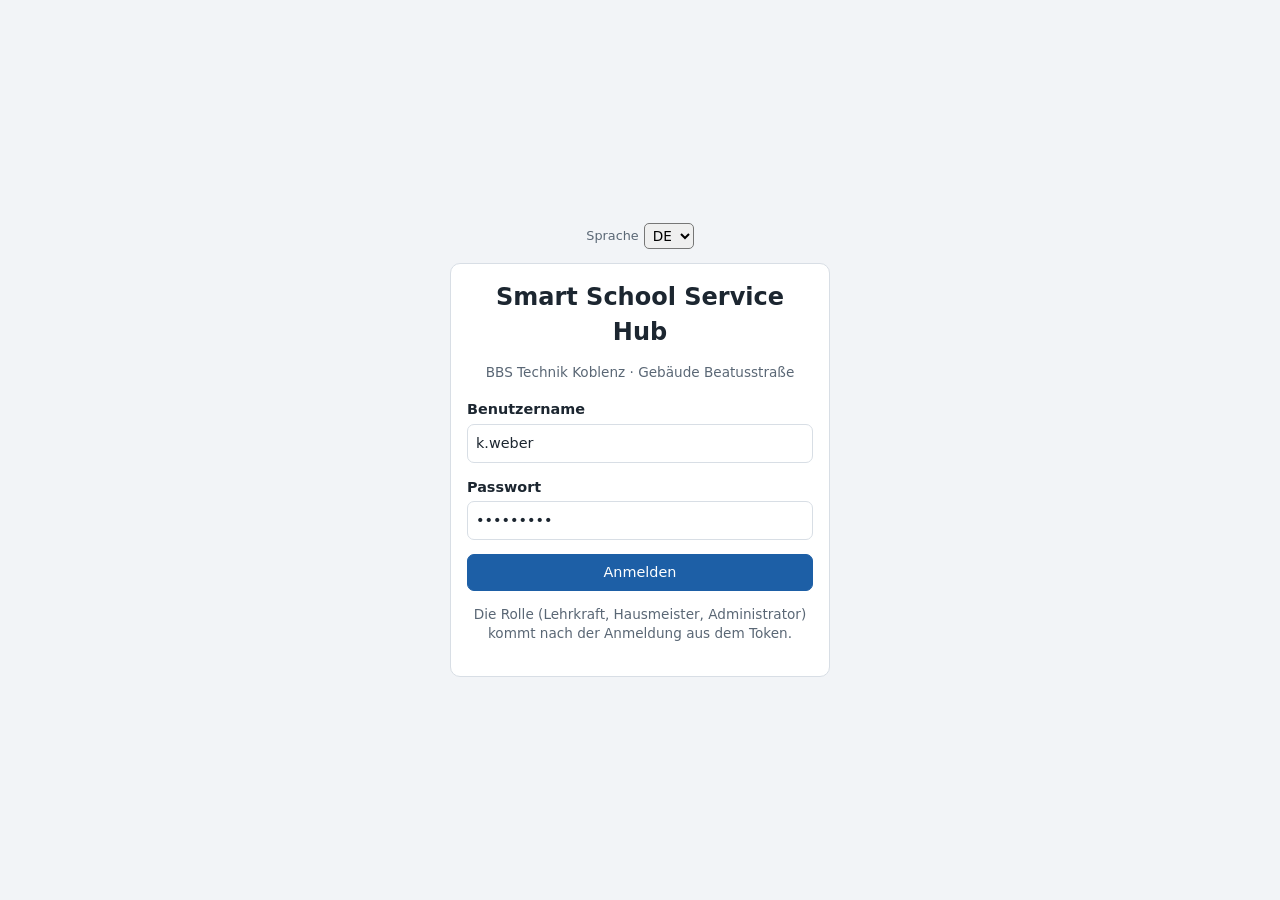
<file: Meilenstein2/Mockups/index.html>
<!DOCTYPE html>
<html lang="de">
<head>
  <meta charset="utf-8">
  <meta name="viewport" content="width=device-width, initial-scale=1">
  <title>Anmeldung – Smart School Service Hub</title>
  <link rel="stylesheet" href="style.css">
  <script src="script.js"></script>
</head>
<body class="login-seite">
  <div class="login">
    <div class="umschalter">
      <label><span data-de="Sprache" data-en="Language">Sprache</span>
        <select id="sprache">
          <option value="de">DE</option>
          <option value="en">EN</option>
        </select>
      </label>
    </div>
    <div class="karte">
      <h1>Smart School Service Hub</h1>
      <p class="hinweis">BBS Technik Koblenz · Gebäude Beatusstraße</p>
      <form class="formular" action="dashboard.html">
        <label><span data-de="Benutzername" data-en="Username">Benutzername</span>
          <input type="text" name="benutzer" value="k.weber">
        </label>
        <label><span data-de="Passwort" data-en="Password">Passwort</span>
          <input type="password" name="passwort" value="geheim123">
        </label>
        <p class="fehler">Benutzername oder Passwort falsch.</p>
        <button class="btn" type="submit" data-de="Anmelden" data-en="Sign in">Anmelden</button>
      </form>
      <p class="hinweis">Die Rolle (Lehrkraft, Hausmeister, Administrator) kommt nach der Anmeldung aus dem Token.</p>
    </div>
  </div>
</body>
</html>
</file>
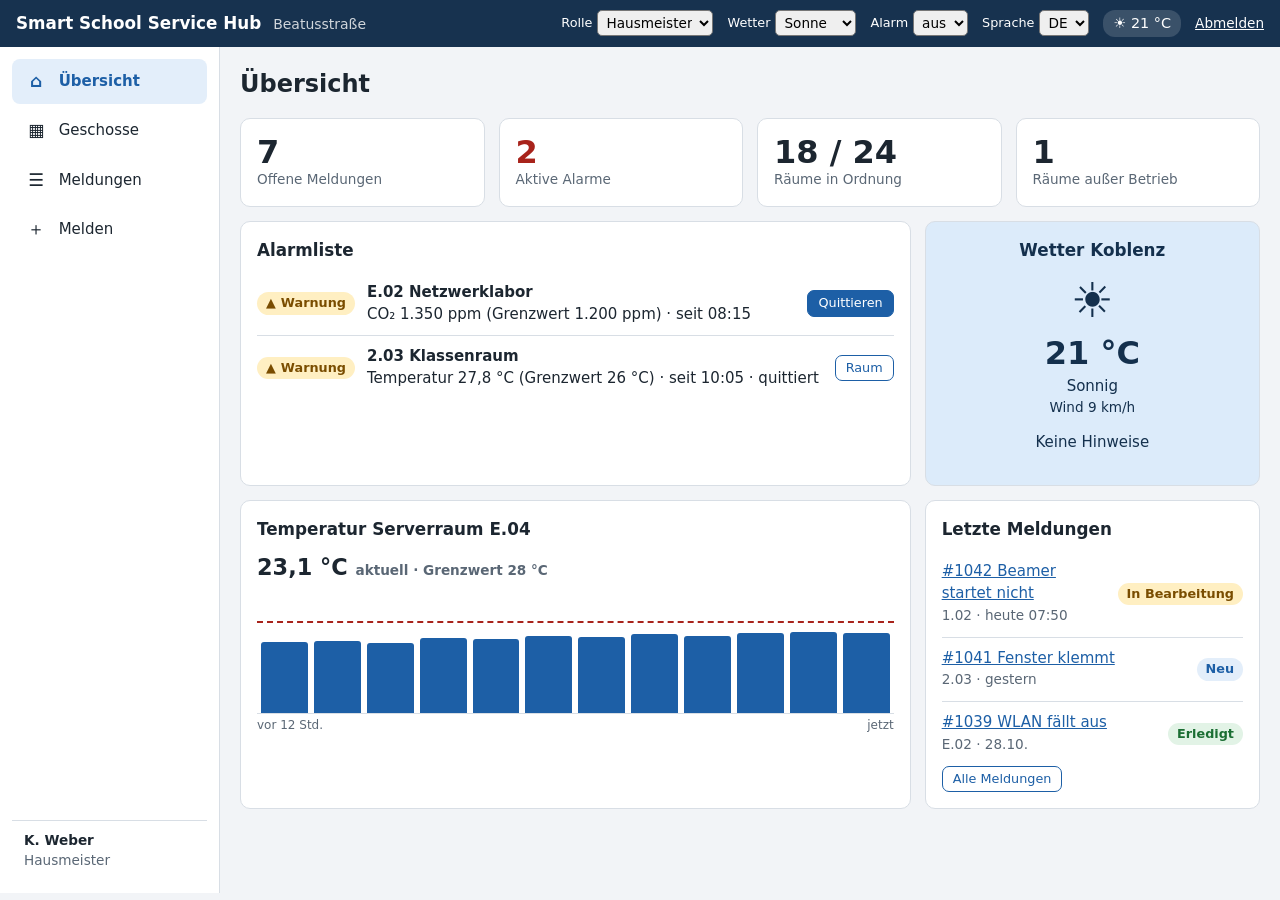
<file: Meilenstein2/Mockups/dashboard.html>
<!DOCTYPE html>
<html lang="de">
<head>
  <meta charset="utf-8">
  <meta name="viewport" content="width=device-width, initial-scale=1">
  <title>Dashboard – Smart School Service Hub</title>
  <link rel="stylesheet" href="style.css">
  <script src="script.js"></script>
</head>
<body>
<header class="kopf">
  <div class="marke">Smart School Service Hub <small>Beatusstraße</small></div>
  <div class="umschalter">
    <label><span data-de="Rolle" data-en="Role">Rolle</span>
      <select id="rolle">
        <option value="lehrkraft" data-de="Lehrkraft" data-en="Teacher">Lehrkraft</option>
        <option value="hausmeister" data-de="Hausmeister" data-en="Caretaker">Hausmeister</option>
        <option value="admin" data-de="Admin" data-en="Admin">Admin</option>
      </select>
    </label>
    <label><span data-de="Wetter" data-en="Weather">Wetter</span>
      <select id="wetter">
        <option value="sonne" data-de="Sonne" data-en="Sunny">Sonne</option>
        <option value="regen" data-de="Regen" data-en="Rain">Regen</option>
        <option value="sturm" data-de="Sturm" data-en="Storm">Sturm</option>
        <option value="schnee" data-de="Schnee" data-en="Snow">Schnee</option>
      </select>
    </label>
    <label><span data-de="Alarm" data-en="Alarm">Alarm</span>
      <select id="alarm">
        <option value="aus" data-de="aus" data-en="off">aus</option>
        <option value="an" data-de="an" data-en="on">an</option>
      </select>
    </label>
    <label><span data-de="Sprache" data-en="Language">Sprache</span>
      <select id="sprache">
        <option value="de">DE</option>
        <option value="en">EN</option>
      </select>
    </label>
    <span class="wetter-chip" id="wetter-chip"></span>
    <a class="abmelden" href="index.html" data-de="Abmelden" data-en="Sign out">Abmelden</a>
  </div>
</header>

<!-- Alarm-Banner -->
<div class="alarm-banner">
  <span>✕ ALARM E.04 Serverraum: Temperatur 34,2 °C (Grenzwert 28 °C) seit 09:42</span>
  <button class="btn klein nur-hm" type="button">Quittieren</button>
  <a href="geschoss.html">Zum Raum</a>
</div>
<div class="rahmen">
  <nav class="nav">
    <a href="dashboard.html" class="aktiv"><span class="ico">⌂</span><span class="lbl" data-de="Übersicht" data-en="Overview">Übersicht</span></a>
    <a href="geschoss.html"><span class="ico">▦</span><span class="lbl" data-de="Geschosse" data-en="Floors">Geschosse</span></a>
    <a href="meldungen.html"><span class="ico">☰</span><span class="lbl" data-de="Meldungen" data-en="Tickets">Meldungen</span></a>
    <a href="meldung_neu.html"><span class="ico">＋</span><span class="lbl" data-de="Melden" data-en="Report">Melden</span></a>
    <a class="nur-admin" href="verwaltung.html"><span class="ico">⚙</span><span class="lbl" data-de="Verwaltung" data-en="Admin">Verwaltung</span></a>
    <div class="nutzer"><b id="nutzer-name">K. Weber</b><span id="nutzer-rolle">Hausmeister</span></div>
  </nav>
  <main class="inhalt">
    <h1>Übersicht</h1>

    <!-- Kennzahlen -->
    <section class="kennzahlen">
      <div class="karte kpi"><div class="zahl">7</div><div class="titel">Offene Meldungen</div></div>
      <div class="karte kpi rot"><div class="zahl"><span class="ohne-alarm">2</span><span class="mit-alarm">3</span></div><div class="titel">Aktive Alarme</div></div>
      <div class="karte kpi"><div class="zahl"><span class="ohne-alarm">18</span><span class="mit-alarm">17</span> / 24</div><div class="titel">Räume in Ordnung</div></div>
      <div class="karte kpi"><div class="zahl">1</div><div class="titel">Räume außer Betrieb</div></div>
    </section>

    <div class="dash">
      <!-- Alarmliste -->
      <section class="karte">
        <h2>Alarmliste</h2>
        <ul class="liste">
          <li class="nur-alarm">
            <span class="badge st-alarm"><span>✕</span> Alarm</span>
            <span class="rest"><b>E.04 Serverraum</b><br>Temperatur 34,2 °C (Grenzwert 28 °C) · seit 09:42</span>
            <button class="btn klein nur-hm" type="button">Quittieren</button>
          </li>
          <li>
            <span class="badge st-warnung"><span>▲</span> Warnung</span>
            <span class="rest"><b>E.02 Netzwerklabor</b><br>CO₂ 1.350 ppm (Grenzwert 1.200 ppm) · seit 08:15</span>
            <button class="btn klein nur-hm" type="button">Quittieren</button>
          </li>
          <li>
            <span class="badge st-warnung"><span>▲</span> Warnung</span>
            <span class="rest"><b>2.03 Klassenraum</b><br>Temperatur 27,8 °C (Grenzwert 26 °C) · seit 10:05 · quittiert</span>
            <a class="btn klein hell" href="geschoss.html">Raum</a>
          </li>
        </ul>
      </section>

      <!-- Wetter-Kachel -->
      <section class="karte wetter">
        <h2>Wetter Koblenz</h2>
        <div class="wetter-icon" id="wetter-icon">☀</div>
        <div class="wetter-temp" id="wetter-temp">21 °C</div>
        <div id="wetter-text">Sonnig</div>
        <div class="hinweis" id="wetter-wind">Wind 9 km/h</div>
        <p class="wetter-hinweis" id="wetter-hinweis">Keine Hinweise</p>
      </section>

      <!-- Messwert-Anzeige -->
      <section class="karte">
        <h2>Temperatur Serverraum E.04</h2>
        <div class="wert-gross"><span class="ohne-alarm">23,1 °C</span><span class="mit-alarm">34,2 °C</span> <span class="hinweis">aktuell · Grenzwert 28 °C</span></div>
        <div class="balken">
          <span class="grenze"></span>
          <span class="b" style="--h:55%"></span>
          <span class="b" style="--h:56%"></span>
          <span class="b" style="--h:54%"></span>
          <span class="b" style="--h:58%"></span>
          <span class="b" style="--h:57%"></span>
          <span class="b" style="--h:60%"></span>
          <span class="b" style="--h:59%"></span>
          <span class="b" style="--h:61%"></span>
          <span class="b" style="--h:60%"></span>
          <span class="b" style="--h:62%"></span>
          <span class="b spitze" style="--h:63%; --h2:86%"></span>
          <span class="b spitze" style="--h:62%; --h2:95%"></span>
        </div>
        <div class="achse"><span>vor 12 Std.</span><span>jetzt</span></div>
      </section>

      <!-- letzte Meldungen -->
      <section class="karte">
        <h2>Letzte Meldungen</h2>
        <ul class="liste">
          <li><span class="rest"><a href="meldung_detail.html">#1042 Beamer startet nicht</a><br><span class="hinweis">1.02 · heute 07:50</span></span><span class="badge m-bearb">In Bearbeitung</span></li>
          <li><span class="rest"><a href="meldung_detail.html">#1041 Fenster klemmt</a><br><span class="hinweis">2.03 · gestern</span></span><span class="badge m-neu">Neu</span></li>
          <li><span class="rest"><a href="meldung_detail.html">#1039 WLAN fällt aus</a><br><span class="hinweis">E.02 · 28.10.</span></span><span class="badge m-erledigt">Erledigt</span></li>
        </ul>
        <a class="btn hell klein" href="meldungen.html">Alle Meldungen</a>
      </section>
    </div>
  </main>
</div>
</body>
</html>
</file>
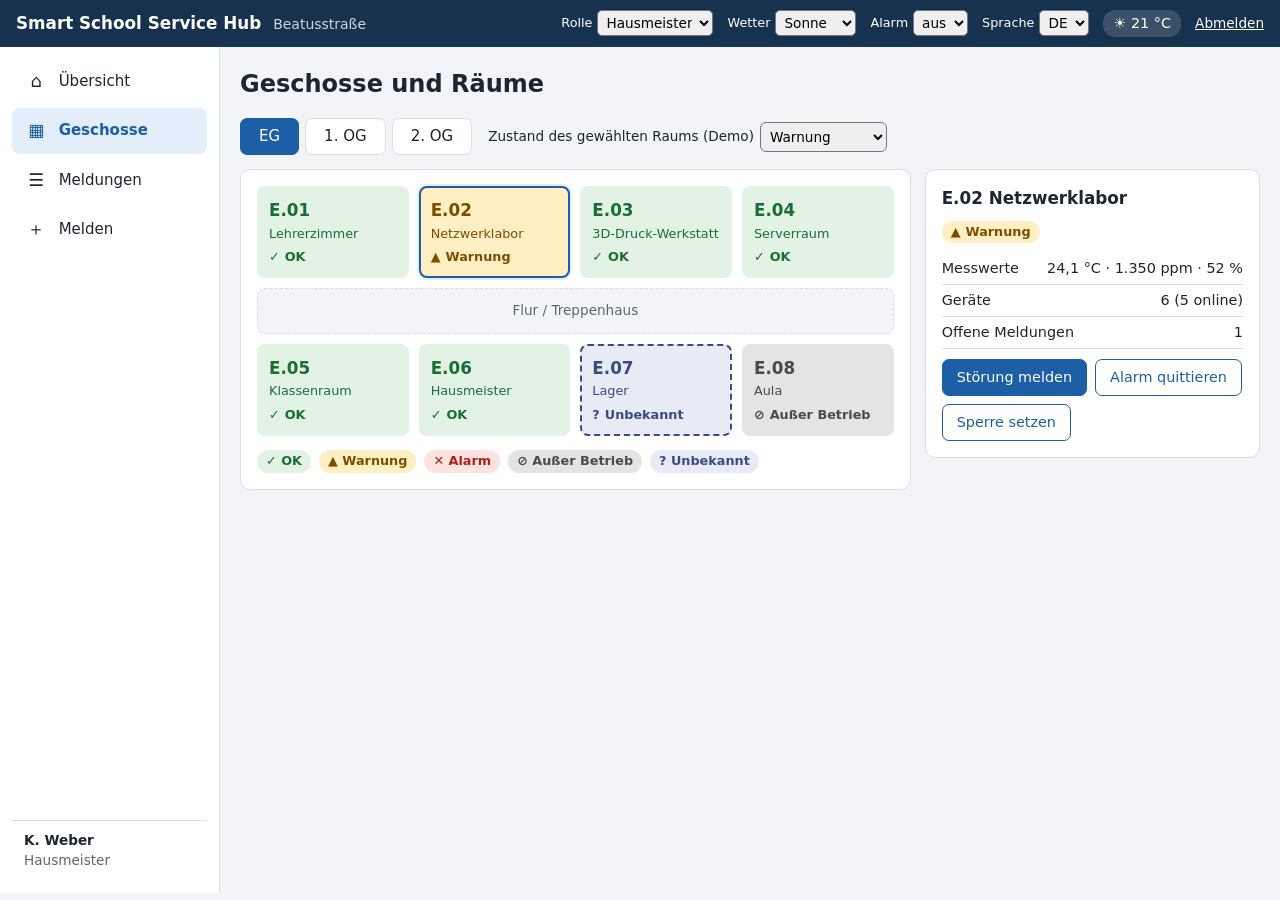
<file: Meilenstein2/Mockups/geschoss.html>
<!DOCTYPE html>
<html lang="de">
<head>
  <meta charset="utf-8">
  <meta name="viewport" content="width=device-width, initial-scale=1">
  <title>Geschosse – Smart School Service Hub</title>
  <link rel="stylesheet" href="style.css">
  <script src="script.js"></script>
</head>
<body>
<header class="kopf">
  <div class="marke">Smart School Service Hub <small>Beatusstraße</small></div>
  <div class="umschalter">
    <label><span data-de="Rolle" data-en="Role">Rolle</span>
      <select id="rolle">
        <option value="lehrkraft" data-de="Lehrkraft" data-en="Teacher">Lehrkraft</option>
        <option value="hausmeister" data-de="Hausmeister" data-en="Caretaker">Hausmeister</option>
        <option value="admin" data-de="Admin" data-en="Admin">Admin</option>
      </select>
    </label>
    <label><span data-de="Wetter" data-en="Weather">Wetter</span>
      <select id="wetter">
        <option value="sonne" data-de="Sonne" data-en="Sunny">Sonne</option>
        <option value="regen" data-de="Regen" data-en="Rain">Regen</option>
        <option value="sturm" data-de="Sturm" data-en="Storm">Sturm</option>
        <option value="schnee" data-de="Schnee" data-en="Snow">Schnee</option>
      </select>
    </label>
    <label><span data-de="Alarm" data-en="Alarm">Alarm</span>
      <select id="alarm">
        <option value="aus" data-de="aus" data-en="off">aus</option>
        <option value="an" data-de="an" data-en="on">an</option>
      </select>
    </label>
    <label><span data-de="Sprache" data-en="Language">Sprache</span>
      <select id="sprache">
        <option value="de">DE</option>
        <option value="en">EN</option>
      </select>
    </label>
    <span class="wetter-chip" id="wetter-chip"></span>
    <a class="abmelden" href="index.html" data-de="Abmelden" data-en="Sign out">Abmelden</a>
  </div>
</header>

<!-- Alarm-Banner -->
<div class="alarm-banner">
  <span>✕ ALARM E.04 Serverraum: Temperatur 34,2 °C (Grenzwert 28 °C) seit 09:42</span>
  <button class="btn klein nur-hm" type="button">Quittieren</button>
  <a href="geschoss.html">Zum Raum</a>
</div>
<div class="rahmen">
  <nav class="nav">
    <a href="dashboard.html"><span class="ico">⌂</span><span class="lbl" data-de="Übersicht" data-en="Overview">Übersicht</span></a>
    <a href="geschoss.html" class="aktiv"><span class="ico">▦</span><span class="lbl" data-de="Geschosse" data-en="Floors">Geschosse</span></a>
    <a href="meldungen.html"><span class="ico">☰</span><span class="lbl" data-de="Meldungen" data-en="Tickets">Meldungen</span></a>
    <a href="meldung_neu.html"><span class="ico">＋</span><span class="lbl" data-de="Melden" data-en="Report">Melden</span></a>
    <a class="nur-admin" href="verwaltung.html"><span class="ico">⚙</span><span class="lbl" data-de="Verwaltung" data-en="Admin">Verwaltung</span></a>
    <div class="nutzer"><b id="nutzer-name">K. Weber</b><span id="nutzer-rolle">Hausmeister</span></div>
  </nav>
  <main class="inhalt">
    <h1>Geschosse und Räume</h1>

    <div class="geschoss-zeile">
      <div class="tabs">
        <button class="tab aktiv" type="button" data-ziel="eg">EG</button>
        <button class="tab" type="button" data-ziel="og1">1. OG</button>
        <button class="tab" type="button" data-ziel="og2">2. OG</button>
      </div>
      <label>Zustand des gewählten Raums (Demo)
        <select id="raumzustand">
          <option value="ok">OK</option>
          <option value="warnung">Warnung</option>
          <option value="alarm">Alarm</option>
          <option value="aus">Außer Betrieb</option>
          <option value="unbekannt">Unbekannt</option>
        </select>
      </label>
    </div>

    <div class="geschoss-layout">
      <section class="karte">
        <!-- Erdgeschoss -->
        <div class="etage aktiv" id="eg">
          <button class="raum st-ok" type="button" data-status="ok" data-werte="21,8 °C · 640 ppm · 45 %" data-meld="0"><span class="nr">E.01</span><span class="name">Lehrerzimmer</span><span class="status"><span class="sym">✓</span><span class="txt">OK</span></span></button>
          <button class="raum st-warnung gewaehlt" type="button" data-status="warnung" data-werte="24,1 °C · 1.350 ppm · 52 %" data-meld="1"><span class="nr">E.02</span><span class="name">Netzwerklabor</span><span class="status"><span class="sym">▲</span><span class="txt">Warnung</span></span></button>
          <button class="raum st-ok" type="button" data-status="ok" data-werte="22,3 °C · 710 ppm · 41 %" data-meld="0"><span class="nr">E.03</span><span class="name">3D-Druck-Werkstatt</span><span class="status"><span class="sym">✓</span><span class="txt">OK</span></span></button>
          <button class="raum st-ok" id="raum-E04" type="button" data-status="ok" data-werte="23,1 °C · 480 ppm · 38 %" data-meld="0"><span class="nr">E.04</span><span class="name">Serverraum</span><span class="status"><span class="sym">✓</span><span class="txt">OK</span></span></button>
          <div class="flur">Flur / Treppenhaus</div>
          <button class="raum st-ok" type="button" data-status="ok" data-werte="21,5 °C · 590 ppm · 44 %" data-meld="0"><span class="nr">E.05</span><span class="name">Klassenraum</span><span class="status"><span class="sym">✓</span><span class="txt">OK</span></span></button>
          <button class="raum st-ok" type="button" data-status="ok" data-werte="20,9 °C · 520 ppm · 47 %" data-meld="0"><span class="nr">E.06</span><span class="name">Hausmeister</span><span class="status"><span class="sym">✓</span><span class="txt">OK</span></span></button>
          <button class="raum st-unbekannt" type="button" data-status="unbekannt" data-werte="keine Messwerte" data-meld="0"><span class="nr">E.07</span><span class="name">Lager</span><span class="status"><span class="sym">?</span><span class="txt">Unbekannt</span></span></button>
          <button class="raum st-aus" type="button" data-status="aus" data-werte="19,0 °C · 450 ppm · 50 %" data-meld="1"><span class="nr">E.08</span><span class="name">Aula</span><span class="status"><span class="sym">⊘</span><span class="txt">Außer Betrieb</span></span></button>
        </div>

        <!-- 1. Obergeschoss -->
        <div class="etage" id="og1">
          <button class="raum st-ok" type="button" data-status="ok" data-werte="21,2 °C · 620 ppm · 43 %" data-meld="0"><span class="nr">1.01</span><span class="name">Klassenraum</span><span class="status"><span class="sym">✓</span><span class="txt">OK</span></span></button>
          <button class="raum st-warnung" type="button" data-status="warnung" data-werte="22,6 °C · 880 ppm · 46 %" data-meld="1"><span class="nr">1.02</span><span class="name">Informatiklabor</span><span class="status"><span class="sym">▲</span><span class="txt">Warnung</span></span></button>
          <button class="raum st-ok" type="button" data-status="ok" data-werte="21,9 °C · 700 ppm · 42 %" data-meld="0"><span class="nr">1.03</span><span class="name">Klassenraum</span><span class="status"><span class="sym">✓</span><span class="txt">OK</span></span></button>
          <button class="raum st-ok" type="button" data-status="ok" data-werte="22,0 °C · 650 ppm · 44 %" data-meld="0"><span class="nr">1.04</span><span class="name">Elektrotechnik-Labor</span><span class="status"><span class="sym">✓</span><span class="txt">OK</span></span></button>
          <div class="flur">Flur / Treppenhaus</div>
          <button class="raum st-ok" type="button" data-status="ok" data-werte="21,4 °C · 580 ppm · 45 %" data-meld="0"><span class="nr">1.05</span><span class="name">Klassenraum</span><span class="status"><span class="sym">✓</span><span class="txt">OK</span></span></button>
          <button class="raum st-ok" type="button" data-status="ok" data-werte="22,2 °C · 690 ppm · 40 %" data-meld="0"><span class="nr">1.06</span><span class="name">Besprechungsraum</span><span class="status"><span class="sym">✓</span><span class="txt">OK</span></span></button>
          <button class="raum st-ok" type="button" data-status="ok" data-werte="21,0 °C · 610 ppm · 46 %" data-meld="0"><span class="nr">1.07</span><span class="name">Klassenraum</span><span class="status"><span class="sym">✓</span><span class="txt">OK</span></span></button>
          <button class="raum st-ok" type="button" data-status="ok" data-werte="21,7 °C · 560 ppm · 43 %" data-meld="0"><span class="nr">1.08</span><span class="name">Bibliothek</span><span class="status"><span class="sym">✓</span><span class="txt">OK</span></span></button>
        </div>

        <!-- 2. Obergeschoss -->
        <div class="etage" id="og2">
          <button class="raum st-ok" type="button" data-status="ok" data-werte="21,6 °C · 600 ppm · 44 %" data-meld="0"><span class="nr">2.01</span><span class="name">Klassenraum</span><span class="status"><span class="sym">✓</span><span class="txt">OK</span></span></button>
          <button class="raum st-ok" type="button" data-status="ok" data-werte="22,1 °C · 670 ppm · 41 %" data-meld="0"><span class="nr">2.02</span><span class="name">Klassenraum</span><span class="status"><span class="sym">✓</span><span class="txt">OK</span></span></button>
          <button class="raum st-warnung" type="button" data-status="warnung" data-werte="27,8 °C · 760 ppm · 39 %" data-meld="1"><span class="nr">2.03</span><span class="name">Klassenraum</span><span class="status"><span class="sym">▲</span><span class="txt">Warnung</span></span></button>
          <button class="raum st-ok" type="button" data-status="ok" data-werte="22,4 °C · 640 ppm · 42 %" data-meld="0"><span class="nr">2.04</span><span class="name">Mechatronik-Labor</span><span class="status"><span class="sym">✓</span><span class="txt">OK</span></span></button>
          <div class="flur">Flur / Treppenhaus</div>
          <button class="raum st-ok" type="button" data-status="ok" data-werte="21,3 °C · 590 ppm · 45 %" data-meld="0"><span class="nr">2.05</span><span class="name">Klassenraum</span><span class="status"><span class="sym">✓</span><span class="txt">OK</span></span></button>
          <button class="raum st-unbekannt" type="button" data-status="unbekannt" data-werte="keine Messwerte" data-meld="0"><span class="nr">2.06</span><span class="name">Archiv</span><span class="status"><span class="sym">?</span><span class="txt">Unbekannt</span></span></button>
          <button class="raum st-ok" type="button" data-status="ok" data-werte="21,8 °C · 630 ppm · 43 %" data-meld="0"><span class="nr">2.07</span><span class="name">Klassenraum</span><span class="status"><span class="sym">✓</span><span class="txt">OK</span></span></button>
          <button class="raum st-ok" type="button" data-status="ok" data-werte="22,0 °C · 610 ppm · 44 %" data-meld="0"><span class="nr">2.08</span><span class="name">Konferenzraum</span><span class="status"><span class="sym">✓</span><span class="txt">OK</span></span></button>
        </div>

        <div class="legende">
          <span class="badge st-ok">✓ OK</span>
          <span class="badge st-warnung">▲ Warnung</span>
          <span class="badge st-alarm">✕ Alarm</span>
          <span class="badge st-aus">⊘ Außer Betrieb</span>
          <span class="badge st-unbekannt">? Unbekannt</span>
        </div>
      </section>

      <!-- Raumdetail-Panel -->
      <aside class="karte">
        <h2 id="p-titel">E.02 Netzwerklabor</h2>
        <span class="badge st-warnung" id="p-badge"><span class="sym">▲</span><span class="txt">Warnung</span></span>
        <ul class="werte">
          <li><span>Messwerte</span><span id="p-werte">24,1 °C · 1.350 ppm · 52 %</span></li>
          <li><span>Geräte</span><span>6 (5 online)</span></li>
          <li><span>Offene Meldungen</span><span id="p-meld">1</span></li>
        </ul>
        <div class="knopfzeile">
          <a class="btn" href="meldung_neu.html">Störung melden</a>
          <button class="btn hell nur-hm" type="button">Alarm quittieren</button>
          <button class="btn hell nur-hm" type="button" id="p-sperre">Sperre setzen</button>
        </div>
      </aside>
    </div>
  </main>
</div>
</body>
</html>
</file>
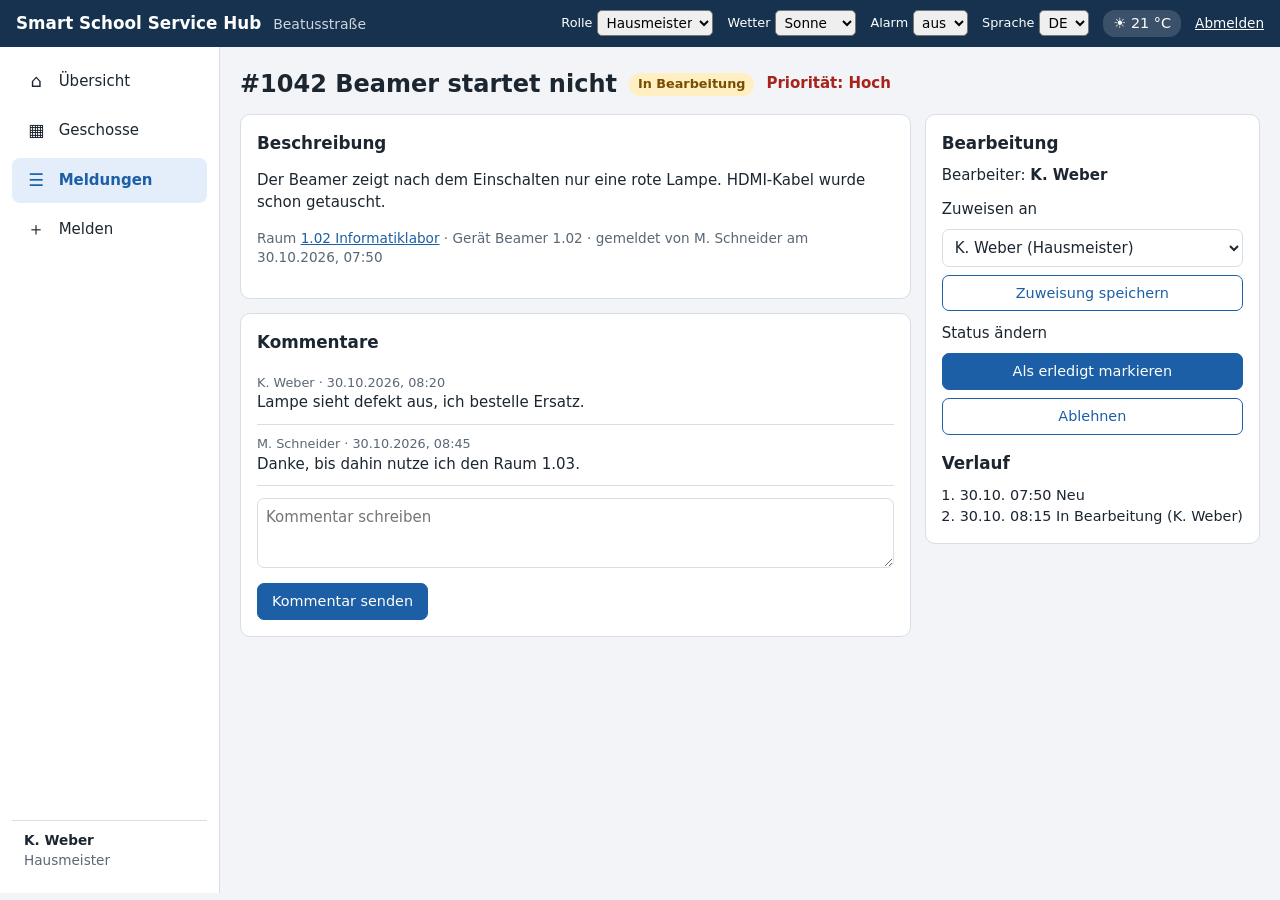
<file: Meilenstein2/Mockups/meldung_detail.html>
<!DOCTYPE html>
<html lang="de">
<head>
  <meta charset="utf-8">
  <meta name="viewport" content="width=device-width, initial-scale=1">
  <title>Meldung 1042 – Smart School Service Hub</title>
  <link rel="stylesheet" href="style.css">
  <script src="script.js"></script>
</head>
<body>
<header class="kopf">
  <div class="marke">Smart School Service Hub <small>Beatusstraße</small></div>
  <div class="umschalter">
    <label><span data-de="Rolle" data-en="Role">Rolle</span>
      <select id="rolle">
        <option value="lehrkraft" data-de="Lehrkraft" data-en="Teacher">Lehrkraft</option>
        <option value="hausmeister" data-de="Hausmeister" data-en="Caretaker">Hausmeister</option>
        <option value="admin" data-de="Admin" data-en="Admin">Admin</option>
      </select>
    </label>
    <label><span data-de="Wetter" data-en="Weather">Wetter</span>
      <select id="wetter">
        <option value="sonne" data-de="Sonne" data-en="Sunny">Sonne</option>
        <option value="regen" data-de="Regen" data-en="Rain">Regen</option>
        <option value="sturm" data-de="Sturm" data-en="Storm">Sturm</option>
        <option value="schnee" data-de="Schnee" data-en="Snow">Schnee</option>
      </select>
    </label>
    <label><span data-de="Alarm" data-en="Alarm">Alarm</span>
      <select id="alarm">
        <option value="aus" data-de="aus" data-en="off">aus</option>
        <option value="an" data-de="an" data-en="on">an</option>
      </select>
    </label>
    <label><span data-de="Sprache" data-en="Language">Sprache</span>
      <select id="sprache">
        <option value="de">DE</option>
        <option value="en">EN</option>
      </select>
    </label>
    <span class="wetter-chip" id="wetter-chip"></span>
    <a class="abmelden" href="index.html" data-de="Abmelden" data-en="Sign out">Abmelden</a>
  </div>
</header>

<!-- Alarm-Banner -->
<div class="alarm-banner">
  <span>✕ ALARM E.04 Serverraum: Temperatur 34,2 °C (Grenzwert 28 °C) seit 09:42</span>
  <button class="btn klein nur-hm" type="button">Quittieren</button>
  <a href="geschoss.html">Zum Raum</a>
</div>
<div class="rahmen">
  <nav class="nav">
    <a href="dashboard.html"><span class="ico">⌂</span><span class="lbl" data-de="Übersicht" data-en="Overview">Übersicht</span></a>
    <a href="geschoss.html"><span class="ico">▦</span><span class="lbl" data-de="Geschosse" data-en="Floors">Geschosse</span></a>
    <a href="meldungen.html" class="aktiv"><span class="ico">☰</span><span class="lbl" data-de="Meldungen" data-en="Tickets">Meldungen</span></a>
    <a href="meldung_neu.html"><span class="ico">＋</span><span class="lbl" data-de="Melden" data-en="Report">Melden</span></a>
    <a class="nur-admin" href="verwaltung.html"><span class="ico">⚙</span><span class="lbl" data-de="Verwaltung" data-en="Admin">Verwaltung</span></a>
    <div class="nutzer"><b id="nutzer-name">K. Weber</b><span id="nutzer-rolle">Hausmeister</span></div>
  </nav>
  <main class="inhalt">
    <div class="detail-kopf">
      <h1>#1042 Beamer startet nicht</h1>
      <span class="badge m-bearb">In Bearbeitung</span>
      <span class="prio-hoch">Priorität: Hoch</span>
    </div>

    <div class="detail">
      <div>
        <section class="karte">
          <h2>Beschreibung</h2>
          <p>Der Beamer zeigt nach dem Einschalten nur eine rote Lampe. HDMI-Kabel wurde schon getauscht.</p>
          <p class="hinweis">Raum <a href="geschoss.html">1.02 Informatiklabor</a> · Gerät Beamer 1.02 · gemeldet von M. Schneider am 30.10.2026, 07:50</p>
        </section>

        <!-- Kommentare -->
        <section class="karte">
          <h2>Kommentare</h2>
          <ul class="kommentar-liste">
            <li><div class="wer">K. Weber · 30.10.2026, 08:20</div>Lampe sieht defekt aus, ich bestelle Ersatz.</li>
            <li><div class="wer">M. Schneider · 30.10.2026, 08:45</div>Danke, bis dahin nutze ich den Raum 1.03.</li>
          </ul>
          <form class="kommentar">
            <textarea placeholder="Kommentar schreiben"></textarea>
            <button class="btn" type="button">Kommentar senden</button>
          </form>
        </section>
      </div>

      <aside class="karte">
        <h2>Bearbeitung</h2>
        <div>Bearbeiter: <b>K. Weber</b></div>
        <div class="zuweisung nur-hm">
          <label for="bearbeiter">Zuweisen an</label>
          <select id="bearbeiter">
            <option>K. Weber (Hausmeister)</option>
            <option>S. Lang (IT)</option>
            <option>T. Hoffmann (Admin)</option>
          </select>
          <button class="btn hell" type="button">Zuweisung speichern</button>
        </div>
        <div class="zuweisung nur-hm">
          <label>Status ändern</label>
          <button class="btn" type="button">Als erledigt markieren</button>
          <button class="btn hell" type="button">Ablehnen</button>
        </div>
        <div class="zuweisung nur-admin">
          <button class="btn hell" type="button">Wiedereröffnen (nur Admin, bei Erledigt)</button>
        </div>
        <h2>Verlauf</h2>
        <ol class="verlauf">
          <li>30.10. 07:50 Neu</li>
          <li>30.10. 08:15 In Bearbeitung (K. Weber)</li>
        </ol>
      </aside>
    </div>
  </main>
</div>
</body>
</html>
</file>
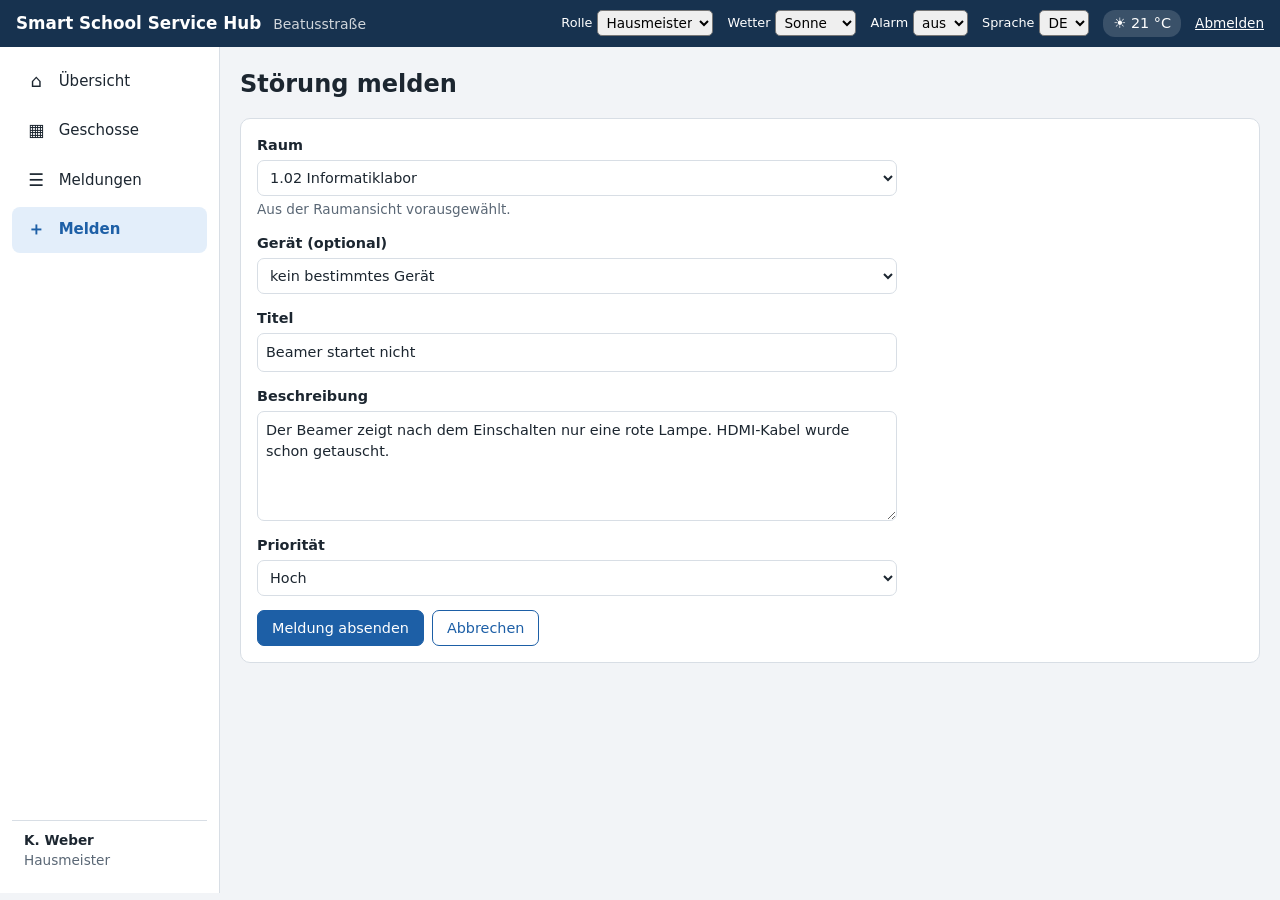
<file: Meilenstein2/Mockups/meldung_neu.html>
<!DOCTYPE html>
<html lang="de">
<head>
  <meta charset="utf-8">
  <meta name="viewport" content="width=device-width, initial-scale=1">
  <title>Neue Meldung – Smart School Service Hub</title>
  <link rel="stylesheet" href="style.css">
  <script src="script.js"></script>
</head>
<body>
<header class="kopf">
  <div class="marke">Smart School Service Hub <small>Beatusstraße</small></div>
  <div class="umschalter">
    <label><span data-de="Rolle" data-en="Role">Rolle</span>
      <select id="rolle">
        <option value="lehrkraft" data-de="Lehrkraft" data-en="Teacher">Lehrkraft</option>
        <option value="hausmeister" data-de="Hausmeister" data-en="Caretaker">Hausmeister</option>
        <option value="admin" data-de="Admin" data-en="Admin">Admin</option>
      </select>
    </label>
    <label><span data-de="Wetter" data-en="Weather">Wetter</span>
      <select id="wetter">
        <option value="sonne" data-de="Sonne" data-en="Sunny">Sonne</option>
        <option value="regen" data-de="Regen" data-en="Rain">Regen</option>
        <option value="sturm" data-de="Sturm" data-en="Storm">Sturm</option>
        <option value="schnee" data-de="Schnee" data-en="Snow">Schnee</option>
      </select>
    </label>
    <label><span data-de="Alarm" data-en="Alarm">Alarm</span>
      <select id="alarm">
        <option value="aus" data-de="aus" data-en="off">aus</option>
        <option value="an" data-de="an" data-en="on">an</option>
      </select>
    </label>
    <label><span data-de="Sprache" data-en="Language">Sprache</span>
      <select id="sprache">
        <option value="de">DE</option>
        <option value="en">EN</option>
      </select>
    </label>
    <span class="wetter-chip" id="wetter-chip"></span>
    <a class="abmelden" href="index.html" data-de="Abmelden" data-en="Sign out">Abmelden</a>
  </div>
</header>

<!-- Alarm-Banner -->
<div class="alarm-banner">
  <span>✕ ALARM E.04 Serverraum: Temperatur 34,2 °C (Grenzwert 28 °C) seit 09:42</span>
  <button class="btn klein nur-hm" type="button">Quittieren</button>
  <a href="geschoss.html">Zum Raum</a>
</div>
<div class="rahmen">
  <nav class="nav">
    <a href="dashboard.html"><span class="ico">⌂</span><span class="lbl" data-de="Übersicht" data-en="Overview">Übersicht</span></a>
    <a href="geschoss.html"><span class="ico">▦</span><span class="lbl" data-de="Geschosse" data-en="Floors">Geschosse</span></a>
    <a href="meldungen.html"><span class="ico">☰</span><span class="lbl" data-de="Meldungen" data-en="Tickets">Meldungen</span></a>
    <a href="meldung_neu.html" class="aktiv"><span class="ico">＋</span><span class="lbl" data-de="Melden" data-en="Report">Melden</span></a>
    <a class="nur-admin" href="verwaltung.html"><span class="ico">⚙</span><span class="lbl" data-de="Verwaltung" data-en="Admin">Verwaltung</span></a>
    <div class="nutzer"><b id="nutzer-name">K. Weber</b><span id="nutzer-rolle">Hausmeister</span></div>
  </nav>
  <main class="inhalt">
    <h1>Störung melden</h1>

    <section class="karte">
      <form class="formular" action="meldung_detail.html">
        <label>Raum
          <select name="raum">
            <option>E.02 Netzwerklabor</option>
            <option selected>1.02 Informatiklabor</option>
            <option>2.03 Klassenraum</option>
            <option>E.05 Klassenraum</option>
          </select>
          <span class="hinweis">Aus der Raumansicht vorausgewählt.</span>
        </label>
        <label>Gerät (optional)
          <select name="geraet">
            <option>kein bestimmtes Gerät</option>
            <option>Beamer 1.02</option>
            <option>Dozenten-PC 1.02</option>
            <option>Drucker 1.02</option>
          </select>
        </label>
        <label>Titel
          <input type="text" name="titel" value="Beamer startet nicht" maxlength="80">
        </label>
        <label>Beschreibung
          <textarea name="beschreibung">Der Beamer zeigt nach dem Einschalten nur eine rote Lampe. HDMI-Kabel wurde schon getauscht.</textarea>
        </label>
        <label>Priorität
          <select name="prio">
            <option>Niedrig</option>
            <option>Normal</option>
            <option selected>Hoch</option>
            <option>Dringend</option>
          </select>
        </label>
        <div class="knopfzeile">
          <button class="btn" type="submit">Meldung absenden</button>
          <a class="btn hell" href="meldungen.html">Abbrechen</a>
        </div>
      </form>
    </section>
  </main>
</div>
</body>
</html>
</file>
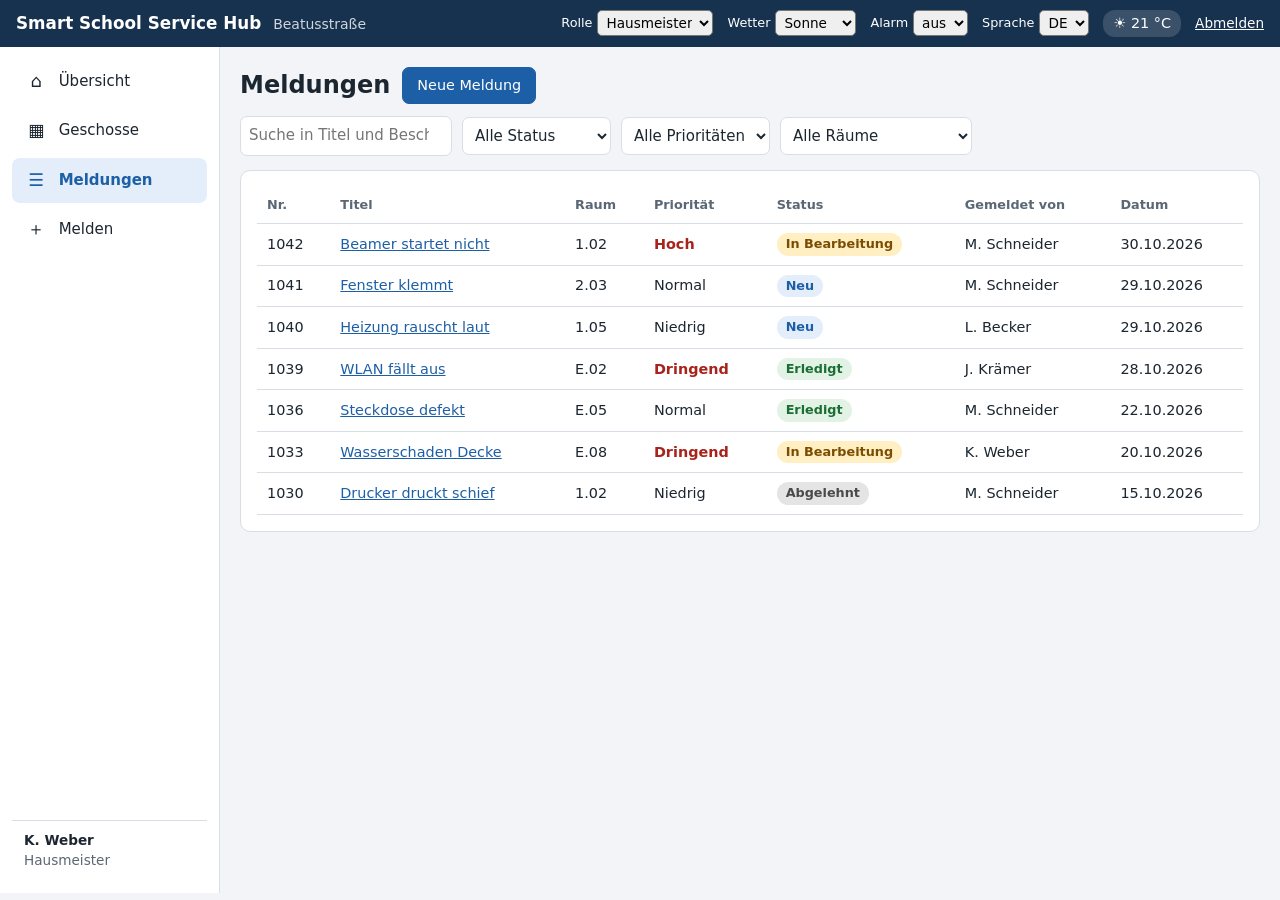
<file: Meilenstein2/Mockups/meldungen.html>
<!DOCTYPE html>
<html lang="de">
<head>
  <meta charset="utf-8">
  <meta name="viewport" content="width=device-width, initial-scale=1">
  <title>Meldungen – Smart School Service Hub</title>
  <link rel="stylesheet" href="style.css">
  <script src="script.js"></script>
</head>
<body>
<header class="kopf">
  <div class="marke">Smart School Service Hub <small>Beatusstraße</small></div>
  <div class="umschalter">
    <label><span data-de="Rolle" data-en="Role">Rolle</span>
      <select id="rolle">
        <option value="lehrkraft" data-de="Lehrkraft" data-en="Teacher">Lehrkraft</option>
        <option value="hausmeister" data-de="Hausmeister" data-en="Caretaker">Hausmeister</option>
        <option value="admin" data-de="Admin" data-en="Admin">Admin</option>
      </select>
    </label>
    <label><span data-de="Wetter" data-en="Weather">Wetter</span>
      <select id="wetter">
        <option value="sonne" data-de="Sonne" data-en="Sunny">Sonne</option>
        <option value="regen" data-de="Regen" data-en="Rain">Regen</option>
        <option value="sturm" data-de="Sturm" data-en="Storm">Sturm</option>
        <option value="schnee" data-de="Schnee" data-en="Snow">Schnee</option>
      </select>
    </label>
    <label><span data-de="Alarm" data-en="Alarm">Alarm</span>
      <select id="alarm">
        <option value="aus" data-de="aus" data-en="off">aus</option>
        <option value="an" data-de="an" data-en="on">an</option>
      </select>
    </label>
    <label><span data-de="Sprache" data-en="Language">Sprache</span>
      <select id="sprache">
        <option value="de">DE</option>
        <option value="en">EN</option>
      </select>
    </label>
    <span class="wetter-chip" id="wetter-chip"></span>
    <a class="abmelden" href="index.html" data-de="Abmelden" data-en="Sign out">Abmelden</a>
  </div>
</header>

<!-- Alarm-Banner -->
<div class="alarm-banner">
  <span>✕ ALARM E.04 Serverraum: Temperatur 34,2 °C (Grenzwert 28 °C) seit 09:42</span>
  <button class="btn klein nur-hm" type="button">Quittieren</button>
  <a href="geschoss.html">Zum Raum</a>
</div>
<div class="rahmen">
  <nav class="nav">
    <a href="dashboard.html"><span class="ico">⌂</span><span class="lbl" data-de="Übersicht" data-en="Overview">Übersicht</span></a>
    <a href="geschoss.html"><span class="ico">▦</span><span class="lbl" data-de="Geschosse" data-en="Floors">Geschosse</span></a>
    <a href="meldungen.html" class="aktiv"><span class="ico">☰</span><span class="lbl" data-de="Meldungen" data-en="Tickets">Meldungen</span></a>
    <a href="meldung_neu.html"><span class="ico">＋</span><span class="lbl" data-de="Melden" data-en="Report">Melden</span></a>
    <a class="nur-admin" href="verwaltung.html"><span class="ico">⚙</span><span class="lbl" data-de="Verwaltung" data-en="Admin">Verwaltung</span></a>
    <div class="nutzer"><b id="nutzer-name">K. Weber</b><span id="nutzer-rolle">Hausmeister</span></div>
  </nav>
  <main class="inhalt">
    <div class="detail-kopf">
      <h1>Meldungen</h1>
      <a class="btn" href="meldung_neu.html">Neue Meldung</a>
    </div>

    <!-- Filter -->
    <form class="filter">
      <input type="search" placeholder="Suche in Titel und Beschreibung">
      <select>
        <option>Alle Status</option>
        <option>Neu</option>
        <option>In Bearbeitung</option>
        <option>Erledigt</option>
        <option>Abgelehnt</option>
      </select>
      <select>
        <option>Alle Prioritäten</option>
        <option>Niedrig</option>
        <option>Normal</option>
        <option>Hoch</option>
        <option>Dringend</option>
      </select>
      <select>
        <option>Alle Räume</option>
        <option>E.02 Netzwerklabor</option>
        <option>1.02 Informatiklabor</option>
        <option>2.03 Klassenraum</option>
      </select>
    </form>


    <section class="karte tabellen-rahmen">
      <table>
        <thead>
          <tr><th>Nr.</th><th>Titel</th><th>Raum</th><th>Priorität</th><th>Status</th><th class="sp2">Gemeldet von</th><th class="sp2">Datum</th></tr>
        </thead>
        <tbody>
          <tr><td>1042</td><td><a href="meldung_detail.html">Beamer startet nicht</a></td><td>1.02</td><td class="prio-hoch">Hoch</td><td><span class="badge m-bearb">In Bearbeitung</span></td><td class="sp2">M. Schneider</td><td class="sp2">30.10.2026</td></tr>
          <tr><td>1041</td><td><a href="meldung_detail.html">Fenster klemmt</a></td><td>2.03</td><td>Normal</td><td><span class="badge m-neu">Neu</span></td><td class="sp2">M. Schneider</td><td class="sp2">29.10.2026</td></tr>
          <tr class="nur-hm"><td>1040</td><td><a href="meldung_detail.html">Heizung rauscht laut</a></td><td>1.05</td><td>Niedrig</td><td><span class="badge m-neu">Neu</span></td><td class="sp2">L. Becker</td><td class="sp2">29.10.2026</td></tr>
          <tr class="nur-hm"><td>1039</td><td><a href="meldung_detail.html">WLAN fällt aus</a></td><td>E.02</td><td class="prio-dringend">Dringend</td><td><span class="badge m-erledigt">Erledigt</span></td><td class="sp2">J. Krämer</td><td class="sp2">28.10.2026</td></tr>
          <tr><td>1036</td><td><a href="meldung_detail.html">Steckdose defekt</a></td><td>E.05</td><td>Normal</td><td><span class="badge m-erledigt">Erledigt</span></td><td class="sp2">M. Schneider</td><td class="sp2">22.10.2026</td></tr>
          <tr class="nur-hm"><td>1033</td><td><a href="meldung_detail.html">Wasserschaden Decke</a></td><td>E.08</td><td class="prio-dringend">Dringend</td><td><span class="badge m-bearb">In Bearbeitung</span></td><td class="sp2">K. Weber</td><td class="sp2">20.10.2026</td></tr>
          <tr><td>1030</td><td><a href="meldung_detail.html">Drucker druckt schief</a></td><td>1.02</td><td>Niedrig</td><td><span class="badge m-abgelehnt">Abgelehnt</span></td><td class="sp2">M. Schneider</td><td class="sp2">15.10.2026</td></tr>
        </tbody>
      </table>
    </section>
  </main>
</div>
</body>
</html>
</file>
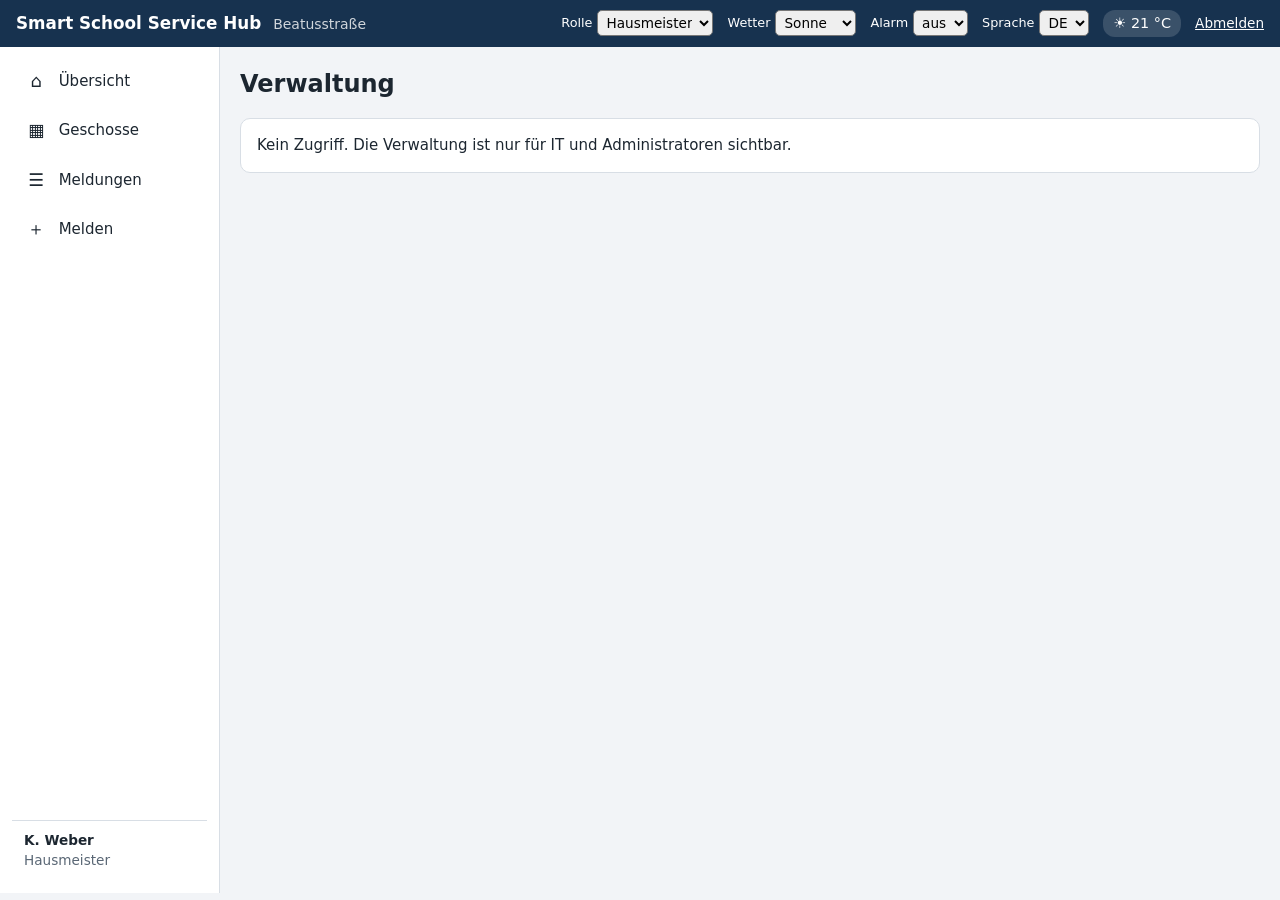
<file: Meilenstein2/Mockups/verwaltung.html>
<!DOCTYPE html>
<html lang="de">
<head>
  <meta charset="utf-8">
  <meta name="viewport" content="width=device-width, initial-scale=1">
  <title>Verwaltung – Smart School Service Hub</title>
  <link rel="stylesheet" href="style.css">
  <script src="script.js"></script>
</head>
<body>
<header class="kopf">
  <div class="marke">Smart School Service Hub <small>Beatusstraße</small></div>
  <div class="umschalter">
    <label><span data-de="Rolle" data-en="Role">Rolle</span>
      <select id="rolle">
        <option value="lehrkraft" data-de="Lehrkraft" data-en="Teacher">Lehrkraft</option>
        <option value="hausmeister" data-de="Hausmeister" data-en="Caretaker">Hausmeister</option>
        <option value="admin" data-de="Admin" data-en="Admin">Admin</option>
      </select>
    </label>
    <label><span data-de="Wetter" data-en="Weather">Wetter</span>
      <select id="wetter">
        <option value="sonne" data-de="Sonne" data-en="Sunny">Sonne</option>
        <option value="regen" data-de="Regen" data-en="Rain">Regen</option>
        <option value="sturm" data-de="Sturm" data-en="Storm">Sturm</option>
        <option value="schnee" data-de="Schnee" data-en="Snow">Schnee</option>
      </select>
    </label>
    <label><span data-de="Alarm" data-en="Alarm">Alarm</span>
      <select id="alarm">
        <option value="aus" data-de="aus" data-en="off">aus</option>
        <option value="an" data-de="an" data-en="on">an</option>
      </select>
    </label>
    <label><span data-de="Sprache" data-en="Language">Sprache</span>
      <select id="sprache">
        <option value="de">DE</option>
        <option value="en">EN</option>
      </select>
    </label>
    <span class="wetter-chip" id="wetter-chip"></span>
    <a class="abmelden" href="index.html" data-de="Abmelden" data-en="Sign out">Abmelden</a>
  </div>
</header>

<!-- Alarm-Banner -->
<div class="alarm-banner">
  <span>✕ ALARM E.04 Serverraum: Temperatur 34,2 °C (Grenzwert 28 °C) seit 09:42</span>
  <button class="btn klein nur-hm" type="button">Quittieren</button>
  <a href="geschoss.html">Zum Raum</a>
</div>
<div class="rahmen">
  <nav class="nav">
    <a href="dashboard.html"><span class="ico">⌂</span><span class="lbl" data-de="Übersicht" data-en="Overview">Übersicht</span></a>
    <a href="geschoss.html"><span class="ico">▦</span><span class="lbl" data-de="Geschosse" data-en="Floors">Geschosse</span></a>
    <a href="meldungen.html"><span class="ico">☰</span><span class="lbl" data-de="Meldungen" data-en="Tickets">Meldungen</span></a>
    <a href="meldung_neu.html"><span class="ico">＋</span><span class="lbl" data-de="Melden" data-en="Report">Melden</span></a>
    <a class="nur-admin" href="verwaltung.html" class="aktiv"><span class="ico">⚙</span><span class="lbl" data-de="Verwaltung" data-en="Admin">Verwaltung</span></a>
    <div class="nutzer"><b id="nutzer-name">K. Weber</b><span id="nutzer-rolle">Hausmeister</span></div>
  </nav>
  <main class="inhalt">
    <h1>Verwaltung</h1>

    <p class="kein-admin karte">Kein Zugriff. Die Verwaltung ist nur für IT und Administratoren sichtbar.</p>

    <div class="nur-admin">
      <section class="karte tabellen-rahmen">
        <div class="detail-kopf">
          <h2>Räume</h2>
          <button class="btn klein" type="button">Neuer Raum</button>
        </div>
        <table>
          <thead><tr><th>Nr.</th><th>Name</th><th>Geschoss</th><th>Typ</th><th>Plätze</th><th>Zustand</th><th>Aktion</th></tr></thead>
          <tbody>
            <tr><td>E.02</td><td>Netzwerklabor</td><td>EG</td><td>Labor</td><td>16</td><td><span class="badge st-warnung">▲ Warnung</span></td><td><button class="btn klein hell" type="button">Bearbeiten</button></td></tr>
            <tr><td>E.04</td><td>Serverraum</td><td>EG</td><td>Technik</td><td>0</td><td><span class="badge st-ok">✓ OK</span></td><td><button class="btn klein hell" type="button">Bearbeiten</button></td></tr>
            <tr><td>E.08</td><td>Aula</td><td>EG</td><td>Veranstaltung</td><td>120</td><td><span class="badge st-aus">⊘ Außer Betrieb</span></td><td><button class="btn klein hell" type="button">Sperre aufheben</button></td></tr>
            <tr><td>1.02</td><td>Informatiklabor</td><td>1. OG</td><td>Labor</td><td>24</td><td><span class="badge st-warnung">▲ Warnung</span></td><td><button class="btn klein hell" type="button">Bearbeiten</button></td></tr>
            <tr><td>2.06</td><td>Archiv</td><td>2. OG</td><td>Lager</td><td>0</td><td><span class="badge st-unbekannt">? Unbekannt</span></td><td><button class="btn klein hell" type="button">Bearbeiten</button></td></tr>
          </tbody>
        </table>
      </section>

      <section class="karte tabellen-rahmen">
        <div class="detail-kopf">
          <h2>Geräte</h2>
          <button class="btn klein" type="button">Neues Gerät</button>
        </div>
        <table>
          <thead><tr><th>Name</th><th>Typ</th><th>Raum</th><th>Seriennummer</th><th>Status</th><th>Aktion</th></tr></thead>
          <tbody>
            <tr><td>Beamer 1.02</td><td>Display</td><td>1.02</td><td>BM-20417</td><td>Defekt</td><td><button class="btn klein hell" type="button">Bearbeiten</button></td></tr>
            <tr><td>3D-Drucker 1</td><td>3D-Drucker</td><td>E.03</td><td>3D-88213</td><td>Online</td><td><button class="btn klein hell" type="button">Bearbeiten</button></td></tr>
            <tr><td>Switch Kern</td><td>Netzwerk</td><td>E.04</td><td>SW-55102</td><td>Online</td><td><button class="btn klein hell" type="button">Bearbeiten</button></td></tr>
            <tr><td>Lüftung Süd</td><td>Lüftung</td><td>E.04</td><td>LF-30977</td><td>Wartung</td><td><button class="btn klein hell" type="button">Bearbeiten</button></td></tr>
            <tr><td>Sensor CO₂ E.02</td><td>Sensor</td><td>E.02</td><td>SN-90412</td><td>Online</td><td><button class="btn klein hell" type="button">Grenzwerte</button></td></tr>
          </tbody>
        </table>
      </section>
    </div>
  </main>
</div>
</body>
</html>
</file>
<file: Meilenstein2/Mockups/style.css>
:root {
  --bg: #f2f4f7;
  --karte: #ffffff;
  --text: #1c2630;
  --grau: #5a6775;
  --linie: #d8dee5;
  --prim: #1d5fa6;
  --prim-hell: #e3eefa;
  --kopf: #17324f;

  --ok-f: #1b6e33;   --ok-bg: #e2f3e6;
  --warn-f: #7a4d00; --warn-bg: #ffefc2;
  --alarm-f: #a8231b; --alarm-bg: #fde3e0;
  --aus-f: #4a4a4a;  --aus-bg: #e4e4e4;
  --unb-f: #3a4a82;  --unb-bg: #e8ebf5;
}

@media (prefers-color-scheme: dark) {
  :root {
    --bg: #11161c;
    --karte: #1b232c;
    --text: #e6ebf0;
    --grau: #9aa7b4;
    --linie: #33404d;
    --prim: #7db4f0;
    --prim-hell: #223a54;
    --kopf: #0c2036;

    --ok-f: #8fdaa2;   --ok-bg: #1d3a27;
    --warn-f: #ffd772; --warn-bg: #43350f;
    --alarm-f: #ffa59d; --alarm-bg: #4a1f1c;
    --aus-f: #c4c4c4;  --aus-bg: #333333;
    --unb-f: #aab8f0;  --unb-bg: #283050;
  }
}

* { box-sizing: border-box; }

body {
  margin: 0;
  font: 15px/1.45 system-ui, "Segoe UI", Roboto, Arial, sans-serif;
  background: var(--bg);
  color: var(--text);
}

h1 { font-size: 1.5rem; margin: 0 0 16px; }
h2 { font-size: 1.05rem; margin: 0 0 10px; }
a { color: var(--prim); }

/* Kopfzeile */
.kopf {
  display: flex;
  flex-wrap: wrap;
  align-items: center;
  gap: 8px 20px;
  padding: 10px 16px;
  background: var(--kopf);
  color: #fff;
}
.marke { font-weight: 700; font-size: 1.05rem; }
.marke small { font-weight: 400; opacity: .8; margin-left: 6px; }
.umschalter { display: flex; flex-wrap: wrap; gap: 6px 14px; margin-left: auto; align-items: center; }
.umschalter label { font-size: .8rem; display: flex; align-items: center; gap: 5px; }
.umschalter select { font: inherit; font-size: .85rem; padding: 3px 4px; border-radius: 5px; }
.wetter-chip { font-size: .9rem; background: rgba(255,255,255,.15); padding: 3px 10px; border-radius: 12px; }
.kopf .abmelden { color: #fff; font-size: .85rem; }

/* Alarm-Banner */
.alarm-banner {
  display: none;
  align-items: center;
  flex-wrap: wrap;
  gap: 8px 16px;
  padding: 10px 16px;
  background: var(--alarm-f);
  color: #fff;
  font-weight: 600;
}
.alarm-banner a { color: #fff; font-weight: 400; }
body.alarm-an .alarm-banner { display: flex; }
.alarm-banner .btn { background: #fff; color: var(--alarm-f); border-color: #fff; }

/* Rahmen und Navigation */
.rahmen { display: grid; grid-template-columns: 220px 1fr; min-height: calc(100vh - 54px); }
.nav {
  background: var(--karte);
  border-right: 1px solid var(--linie);
  padding: 12px;
  display: flex;
  flex-direction: column;
  gap: 4px;
}
.nav a {
  display: flex;
  align-items: center;
  gap: 10px;
  padding: 10px 12px;
  border-radius: 8px;
  color: var(--text);
  text-decoration: none;
}
.nav a.aktiv { background: var(--prim-hell); color: var(--prim); font-weight: 600; }
.nav .ico { width: 1.4em; text-align: center; font-size: 1.1rem; }
.nutzer { margin-top: auto; padding: 10px 12px; border-top: 1px solid var(--linie); font-size: .85rem; color: var(--grau); }
.nutzer b { display: block; color: var(--text); }

.inhalt { padding: 20px; max-width: 1180px; width: 100%; }

/* Karten und Raster */
.karte {
  background: var(--karte);
  border: 1px solid var(--linie);
  border-radius: 10px;
  padding: 16px;
}
.kennzahlen { display: grid; grid-template-columns: repeat(4, 1fr); gap: 14px; margin-bottom: 14px; }
.kpi .zahl { font-size: 2rem; font-weight: 700; line-height: 1.1; }
.kpi .titel { color: var(--grau); font-size: .85rem; }
.kpi.rot .zahl { color: var(--alarm-f); }
.dash { display: grid; grid-template-columns: 2fr 1fr; gap: 14px; }
.hinweis { color: var(--grau); font-size: .85rem; }

/* Buttons und Formulare */
.btn {
  display: inline-block;
  font: inherit;
  font-size: .9rem;
  padding: 7px 14px;
  border-radius: 7px;
  border: 1px solid var(--prim);
  background: var(--prim);
  color: #fff;
  text-decoration: none;
  cursor: pointer;
}
.btn.hell { background: transparent; color: var(--prim); }
.btn.klein { padding: 3px 10px; font-size: .8rem; }
.btn.rot { background: var(--alarm-f); border-color: var(--alarm-f); color: #fff; }

.formular { display: grid; gap: 14px; max-width: 640px; }
.formular label { display: grid; gap: 4px; font-weight: 600; font-size: .9rem; }
.formular input, .formular select, .formular textarea,
.filter input, .filter select, .kommentar textarea, .zuweisung select {
  font: inherit;
  padding: 8px;
  border: 1px solid var(--linie);
  border-radius: 7px;
  background: var(--karte);
  color: var(--text);
  font-weight: 400;
}
.formular textarea { min-height: 110px; resize: vertical; }
.knopfzeile { display: flex; flex-wrap: wrap; gap: 8px; }

/* Badges und Raumzustände */
.badge {
  display: inline-flex;
  align-items: center;
  gap: 5px;
  padding: 2px 9px;
  border-radius: 12px;
  font-size: .8rem;
  font-weight: 600;
  white-space: nowrap;
}
.st-ok { background: var(--ok-bg); color: var(--ok-f); }
.st-warnung { background: var(--warn-bg); color: var(--warn-f); }
.st-alarm { background: var(--alarm-bg); color: var(--alarm-f); }
.st-aus { background: var(--aus-bg); color: var(--aus-f); }
.st-unbekannt { background: var(--unb-bg); color: var(--unb-f); }

.m-neu { background: var(--prim-hell); color: var(--prim); }
.m-bearb { background: var(--warn-bg); color: var(--warn-f); }
.m-erledigt { background: var(--ok-bg); color: var(--ok-f); }
.m-abgelehnt { background: var(--aus-bg); color: var(--aus-f); }
.prio-hoch, .prio-dringend { font-weight: 700; color: var(--alarm-f); }

/* Listen und Tabellen */
.liste { list-style: none; margin: 0; padding: 0; }
.liste li {
  display: flex;
  flex-wrap: wrap;
  align-items: center;
  gap: 4px 12px;
  padding: 10px 0;
  border-bottom: 1px solid var(--linie);
}
.liste li:last-child { border-bottom: 0; }
.liste .rest { flex: 1; min-width: 150px; }
.liste li.nur-alarm { display: none; }
body.alarm-an .liste li.nur-alarm { display: flex; }

.tabellen-rahmen { overflow-x: auto; }
table { width: 100%; border-collapse: collapse; }
th, td { text-align: left; padding: 9px 10px; border-bottom: 1px solid var(--linie); font-size: .9rem; }
th { color: var(--grau); font-weight: 600; font-size: .8rem; }
.filter { display: flex; flex-wrap: wrap; gap: 10px; margin-bottom: 14px; align-items: center; }

/* Wetter */
.wetter { text-align: center; background: #dcebfa; color: #14304d; }
.wetter .wetter-icon { font-size: 3rem; line-height: 1.2; }
.wetter .wetter-temp { font-size: 2rem; font-weight: 700; }
.wetter .hinweis { color: inherit; }
body.wetter-regen .wetter { background: #cfd8e3; }
body.wetter-sturm .wetter { background: #b8c0cc; }
body.wetter-schnee .wetter { background: #eef3f8; }
body.wetter-sturm .wetter .wetter-hinweis { color: var(--alarm-f); font-weight: 700; }
@media (prefers-color-scheme: dark) {
  .wetter, body.wetter-regen .wetter, body.wetter-sturm .wetter, body.wetter-schnee .wetter { background: #24384d; color: #e6ebf0; }
  body.wetter-sturm .wetter .wetter-hinweis { color: #ffa59d; }
}

/* Messwert-Anzeige */
.balken {
  position: relative;
  display: flex;
  align-items: flex-end;
  gap: 6px;
  height: 130px;
  padding: 0 4px;
  border-bottom: 1px solid var(--linie);
}
.balken .b { flex: 1; height: var(--h); background: var(--prim); border-radius: 3px 3px 0 0; }
body.alarm-an .balken .b.spitze { height: var(--h2); background: var(--alarm-f); }
.balken .grenze { position: absolute; left: 0; right: 0; bottom: 70%; border-top: 2px dashed var(--alarm-f); }
.achse { display: flex; justify-content: space-between; font-size: .75rem; color: var(--grau); margin-top: 3px; }
.wert-gross { font-size: 1.4rem; font-weight: 700; }

/* Geschoss */
.geschoss-zeile { display: flex; flex-wrap: wrap; gap: 8px 16px; align-items: center; margin-bottom: 14px; }
.tabs { display: flex; gap: 6px; }
.tab {
  font: inherit;
  padding: 7px 18px;
  border: 1px solid var(--linie);
  border-radius: 7px;
  background: var(--karte);
  color: var(--text);
  cursor: pointer;
}
.tab.aktiv { background: var(--prim); border-color: var(--prim); color: #fff; }
.geschoss-zeile label { font-size: .85rem; display: flex; gap: 6px; align-items: center; }
.geschoss-zeile select { font: inherit; padding: 5px; border-radius: 6px; }

.geschoss-layout { display: grid; grid-template-columns: 2fr 1fr; gap: 14px; align-items: start; }
.etage { display: none; }
.etage.aktiv { display: grid; grid-template-columns: repeat(4, 1fr); gap: 10px; }
.flur {
  grid-column: 1 / -1;
  text-align: center;
  padding: 12px;
  background: var(--bg);
  border: 1px dashed var(--linie);
  border-radius: 8px;
  color: var(--grau);
  font-size: .85rem;
}
.raum {
  font: inherit;
  text-align: left;
  display: flex;
  flex-direction: column;
  gap: 2px;
  min-height: 92px;
  padding: 10px;
  border: 2px solid transparent;
  border-radius: 8px;
  cursor: pointer;
}
.raum .nr { font-weight: 700; font-size: 1.05rem; }
.raum .name { font-size: .8rem; }
.raum .status { margin-top: auto; font-size: .8rem; font-weight: 700; display: flex; gap: 5px; }
.raum.gewaehlt { border-color: var(--prim); box-shadow: 0 0 0 2px var(--prim-hell); }
.raum.st-aus { background: repeating-linear-gradient(135deg, var(--aus-bg) 0 8px, transparent 8px 12px); background-color: var(--aus-bg); }
.raum.st-unbekannt { border-style: dashed; border-color: var(--unb-f); }
.raum.st-alarm { border-color: var(--alarm-f); }

.legende { display: flex; flex-wrap: wrap; gap: 8px; margin-top: 14px; }
.werte { margin: 10px 0; padding: 0; list-style: none; }
.werte li { display: flex; justify-content: space-between; padding: 5px 0; border-bottom: 1px solid var(--linie); font-size: .9rem; }

/* Meldung Detail */
.detail-kopf { display: flex; flex-wrap: wrap; gap: 8px 12px; align-items: center; margin-bottom: 12px; }
.detail-kopf h1 { margin: 0; }
.detail { display: grid; grid-template-columns: 2fr 1fr; gap: 14px; align-items: start; }
.zuweisung { display: grid; gap: 8px; margin-top: 12px; }
.kommentar-liste { list-style: none; margin: 0 0 12px; padding: 0; }
.kommentar-liste li { padding: 10px 0; border-bottom: 1px solid var(--linie); }
.kommentar-liste .wer { font-size: .8rem; color: var(--grau); }
.kommentar textarea { width: 100%; min-height: 70px; margin-bottom: 8px; }
.verlauf { margin: 0; padding-left: 18px; font-size: .9rem; }

/* Login */
.login-seite { display: grid; place-items: center; min-height: 100vh; padding: 16px; }
.login { width: 100%; max-width: 380px; }
.login h1 { text-align: center; margin-bottom: 4px; }
.login .hinweis { text-align: center; margin-bottom: 16px; }
.login .fehler { display: none; color: var(--alarm-f); font-size: .85rem; }
.login .umschalter { margin: 0 0 14px; justify-content: center; }
.login .umschalter label { color: var(--grau); }

/* Rollen: Elemente ein- und ausblenden */
.kein-admin { display: none; }
body.rolle-lehrkraft .nur-hm,
body.rolle-lehrkraft .nur-admin { display: none !important; }
body.rolle-hausmeister .nur-admin { display: none !important; }
body.rolle-hausmeister .kein-admin, body.rolle-lehrkraft .kein-admin { display: block; }
.mit-alarm { display: none; }
body.alarm-an .mit-alarm { display: inline; }
body.alarm-an .ohne-alarm { display: none; }

/* Tablet */
@media (max-width: 1024px) {
  .rahmen { grid-template-columns: 68px 1fr; }
  .nav { padding: 10px 6px; }
  .nav a { justify-content: center; padding: 10px 0; }
  .nav .lbl, .nutzer { display: none; }
  .nav .ico { font-size: 1.4rem; }
  .kennzahlen { grid-template-columns: repeat(2, 1fr); }
  .dash, .geschoss-layout, .detail { grid-template-columns: 1fr; }
}

/* Smartphone */
@media (max-width: 599px) {
  body { padding-bottom: 66px; }
  .rahmen { display: block; }
  .nav {
    position: fixed;
    left: 0; right: 0; bottom: 0;
    z-index: 10;
    flex-direction: row;
    justify-content: space-around;
    gap: 0;
    padding: 4px;
    border-right: 0;
    border-top: 1px solid var(--linie);
  }
  .nav a { flex-direction: column; gap: 0; padding: 4px 6px; font-size: .7rem; }
  .nav .lbl { display: block; }
  .nav .ico { font-size: 1.3rem; }
  .inhalt { padding: 12px; }
  h1 { font-size: 1.25rem; }
  .kopf { padding: 8px 12px; }
  .umschalter { margin-left: 0; width: 100%; display: grid; grid-template-columns: 1fr 1fr; }
  .umschalter label { justify-content: space-between; }
  .wetter-chip { display: none; }
  .kennzahlen { gap: 10px; }
  .kpi .zahl { font-size: 1.6rem; }
  .etage.aktiv { grid-template-columns: repeat(2, 1fr); }
  .sp2 { display: none; }
  .filter input, .filter select { flex: 1 1 100%; }
  .login .umschalter { display: flex; }
}

.detail > div > .karte + .karte, .tabellen-rahmen + .tabellen-rahmen { margin-top: 14px; }
.detail aside h2:not(:first-child), .verlauf-titel { margin-top: 16px; }
.formular .hinweis { font-weight: 400; }
</file>
